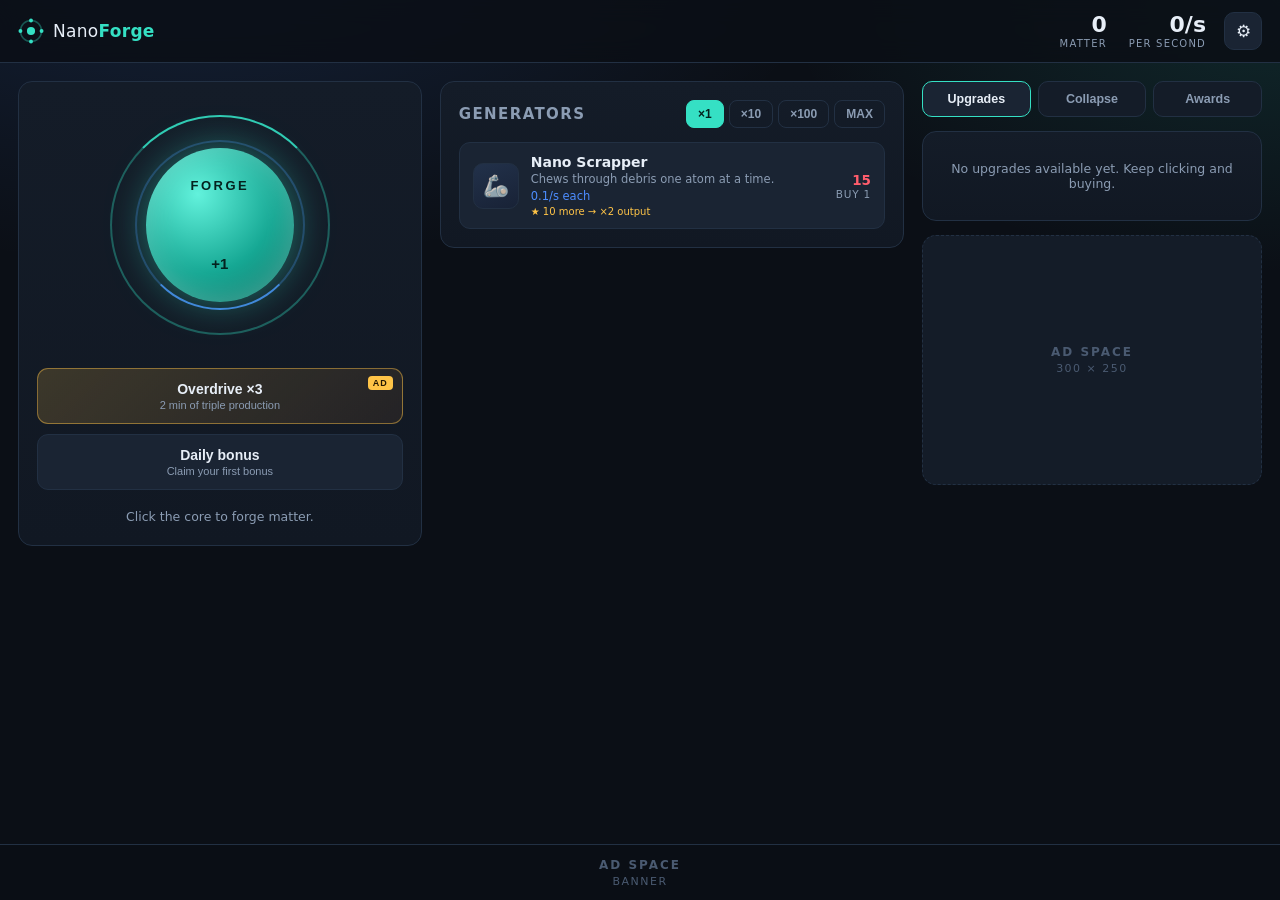
<file: index.html>
<!doctype html>
<html lang="en">
<head>
<meta charset="utf-8">
<meta name="viewport" content="width=device-width, initial-scale=1, viewport-fit=cover">
<title>Nano Forge — Idle Matter Factory</title>
<meta name="description" content="Nano Forge is a free idle clicker game. Build nanobot factories, automate production, collapse the universe for permanent bonuses. Plays in your browser, keeps running while you're away.">
<meta name="theme-color" content="#0b0f16">
<link rel="canonical" href="https://yandrebez.github.io/Online-idle-game/">

<meta property="og:type" content="website">
<meta property="og:title" content="Nano Forge — Idle Matter Factory">
<meta property="og:description" content="Free idle game. Build nanobot factories, automate everything, collapse reality for permanent bonuses.">
<meta property="og:image" content="assets/og.png">
<meta name="twitter:card" content="summary_large_image">

<link rel="icon" href="assets/icon.svg" type="image/svg+xml">
<link rel="manifest" href="manifest.json">
<link rel="stylesheet" href="css/style.css">
</head>
<body>

<a class="skip" href="#generators">Skip to generators</a>

<header class="topbar">
  <div class="brand">
    <svg class="logo" viewBox="0 0 32 32" aria-hidden="true">
      <circle cx="16" cy="16" r="13" fill="none" stroke="currentColor" stroke-width="2" opacity=".35"/>
      <circle cx="16" cy="16" r="5" fill="currentColor"/>
      <circle cx="16" cy="3" r="2.4" fill="currentColor"/>
      <circle cx="29" cy="16" r="2.4" fill="currentColor"/>
      <circle cx="16" cy="29" r="2.4" fill="currentColor"/>
      <circle cx="3" cy="16" r="2.4" fill="currentColor"/>
    </svg>
    <span>Nano<b>Forge</b></span>
  </div>

  <div class="counters">
    <div class="counter">
      <span class="counter-value" id="matter">0</span>
      <span class="counter-label">matter</span>
    </div>
    <div class="counter">
      <span class="counter-value" id="rate">0/s</span>
      <span class="counter-label">per second</span>
    </div>
    <div class="counter shards" id="shard-counter" hidden>
      <span class="counter-value" id="shards">0</span>
      <span class="counter-label">shards</span>
    </div>
  </div>

  <button class="icon-btn" id="open-menu" aria-label="Settings" aria-haspopup="dialog">⚙</button>
</header>

<div id="boost-strip" class="boost-strip" hidden>
  <span id="boost-text">Overdrive active</span>
</div>

<main class="layout">

  <!-- ------------------------------------------------------------- forge -- -->
  <section class="panel forge" aria-label="The forge">
    <button class="core" id="core-btn" aria-label="Forge matter">
      <span class="core-ring"></span>
      <span class="core-ring r2"></span>
      <span class="core-inner">
        <span class="core-label">FORGE</span>
        <span class="core-gain" id="core-gain">+1</span>
      </span>
    </button>

    <div class="forge-actions">
      <button class="btn reward" id="boost-btn">
        <span class="reward-badge">AD</span>
        <span class="btn-main">Overdrive ×3</span>
        <span class="btn-sub" id="boost-sub">2 min of triple production</span>
      </button>
      <button class="btn" id="daily-btn">
        <span class="btn-main">Daily bonus</span>
        <span class="btn-sub" id="daily-sub">Ready to claim</span>
      </button>
    </div>

    <p class="hint" id="hint">Click the core to forge matter. Buy a Nano Scrapper to start earning while idle.</p>
  </section>

  <!-- -------------------------------------------------------- generators -- -->
  <section class="panel" id="generators" aria-label="Generators">
    <div class="panel-head">
      <h2>Generators</h2>
      <div class="buy-modes" role="group" aria-label="Purchase amount">
        <button class="chip active" data-buy="1">×1</button>
        <button class="chip" data-buy="10">×10</button>
        <button class="chip" data-buy="100">×100</button>
        <button class="chip" data-buy="max">MAX</button>
      </div>
    </div>
    <ul class="gen-list" id="gen-list"></ul>
  </section>

  <!-- ------------------------------------------------------------- right -- -->
  <aside class="side">
    <div class="tabs" role="tablist">
      <button class="tab active" role="tab" data-tab="upgrades" aria-selected="true">Upgrades <span class="dot" id="upg-dot" hidden></span></button>
      <button class="tab" role="tab" data-tab="prestige" aria-selected="false">Collapse</button>
      <button class="tab" role="tab" data-tab="awards" aria-selected="false">Awards</button>
    </div>

    <div class="tab-panel active" id="tab-upgrades" role="tabpanel">
      <ul class="upg-list" id="upg-list"></ul>
      <p class="empty" id="upg-empty">No upgrades available yet. Keep clicking and buying.</p>
    </div>

    <div class="tab-panel" id="tab-prestige" role="tabpanel">
      <div class="prestige-head">
        <h3>Collapse the run</h3>
        <p>Trade this run's progress for <b>Singularity Shards</b>. Shards are permanent: each one is +2% production forever, and they buy the upgrades below.</p>
        <div class="prestige-stat">
          <span>Shards on collapse</span>
          <b id="collapse-gain">0</b>
        </div>
        <button class="btn danger" id="collapse-btn">Collapse</button>
        <button class="btn reward" id="collapse-boost-btn" hidden>
          <span class="reward-badge">AD</span>
          <span class="btn-main">Collapse with ×2 shards</span>
        </button>
        <p class="hint" id="collapse-hint"></p>
      </div>
      <ul class="shard-list" id="shard-list"></ul>
    </div>

    <div class="tab-panel" id="tab-awards" role="tabpanel">
      <p class="awards-note">Each award grants <b>+1%</b> to all production.</p>
      <ul class="ach-list" id="ach-list"></ul>
    </div>

    <div class="ad-slot rail" id="ad-rail" aria-label="Advertisement"></div>
  </aside>
</main>

<!-- ------------------------------------------------------------- footer ad -- -->
<div class="ad-slot footer" id="ad-footer" aria-label="Advertisement"></div>

<!-- ------------------------------------------------------------- offline -- -->
<div class="modal" id="offline-modal" hidden>
  <div class="modal-box">
    <h2>Welcome back</h2>
    <p class="modal-sub" id="offline-away"></p>
    <div class="offline-amount" id="offline-amount">0</div>
    <p class="modal-note" id="offline-note">Your forge ran at 50% while you were away.</p>
    <div class="modal-actions">
      <button class="btn reward wide" id="offline-double">
        <span class="reward-badge">AD</span>
        <span class="btn-main">Double it</span>
      </button>
      <button class="btn ghost" id="offline-claim">Collect</button>
    </div>
  </div>
</div>

<!-- ------------------------------------------------------------ rewarded -- -->
<div class="modal" id="rewarded-modal" hidden>
  <div class="modal-box narrow">
    <h2 class="rw-label">Loading reward…</h2>
    <div class="rw-bar"><span></span></div>
    <p class="modal-note">Thanks for supporting the game — ads keep it free.</p>
    <button class="btn wide rw-skip" disabled>Please wait…</button>
  </div>
</div>

<!-- ------------------------------------------------------------- settings -- -->
<div class="modal" id="menu-modal" hidden>
  <div class="modal-box">
    <h2>Settings</h2>

    <div class="stat-grid" id="stat-grid"></div>

    <div class="menu-row">
      <button class="btn ghost" id="export-btn">Export save</button>
      <button class="btn ghost" id="import-btn">Import save</button>
    </div>
    <textarea id="save-box" class="save-box" spellcheck="false" placeholder="Your save code appears here. Paste one in and press Import." hidden></textarea>

    <div class="menu-row">
      <button class="btn ghost" id="toggle-num">Notation: short</button>
      <button class="btn danger" id="reset-btn">Wipe save</button>
    </div>

    <p class="modal-note">
      <a href="privacy.html">Privacy &amp; cookies</a> ·
      Progress is stored in this browser only.
    </p>
    <button class="btn wide" id="menu-close">Close</button>
  </div>
</div>

<!-- -------------------------------------------------------------- consent -- -->
<div class="consent" id="consent" hidden>
  <p>
    We use cookies and show ads to keep Nano Forge free. Ad partners may use your
    data to personalise ads. <a href="privacy.html">Details</a>.
  </p>
  <div class="consent-actions">
    <button class="btn ghost" data-consent="reject">Reject</button>
    <button class="btn" data-consent="accept">Accept</button>
  </div>
</div>

<div class="toasts" id="toasts" aria-live="polite"></div>

<script src="js/ads-config.js"></script>
<script src="js/format.js"></script>
<script src="js/data.js"></script>
<script src="js/game.js"></script>
<script src="js/ads.js"></script>
<script src="js/ui.js"></script>
</body>
</html>
</file>
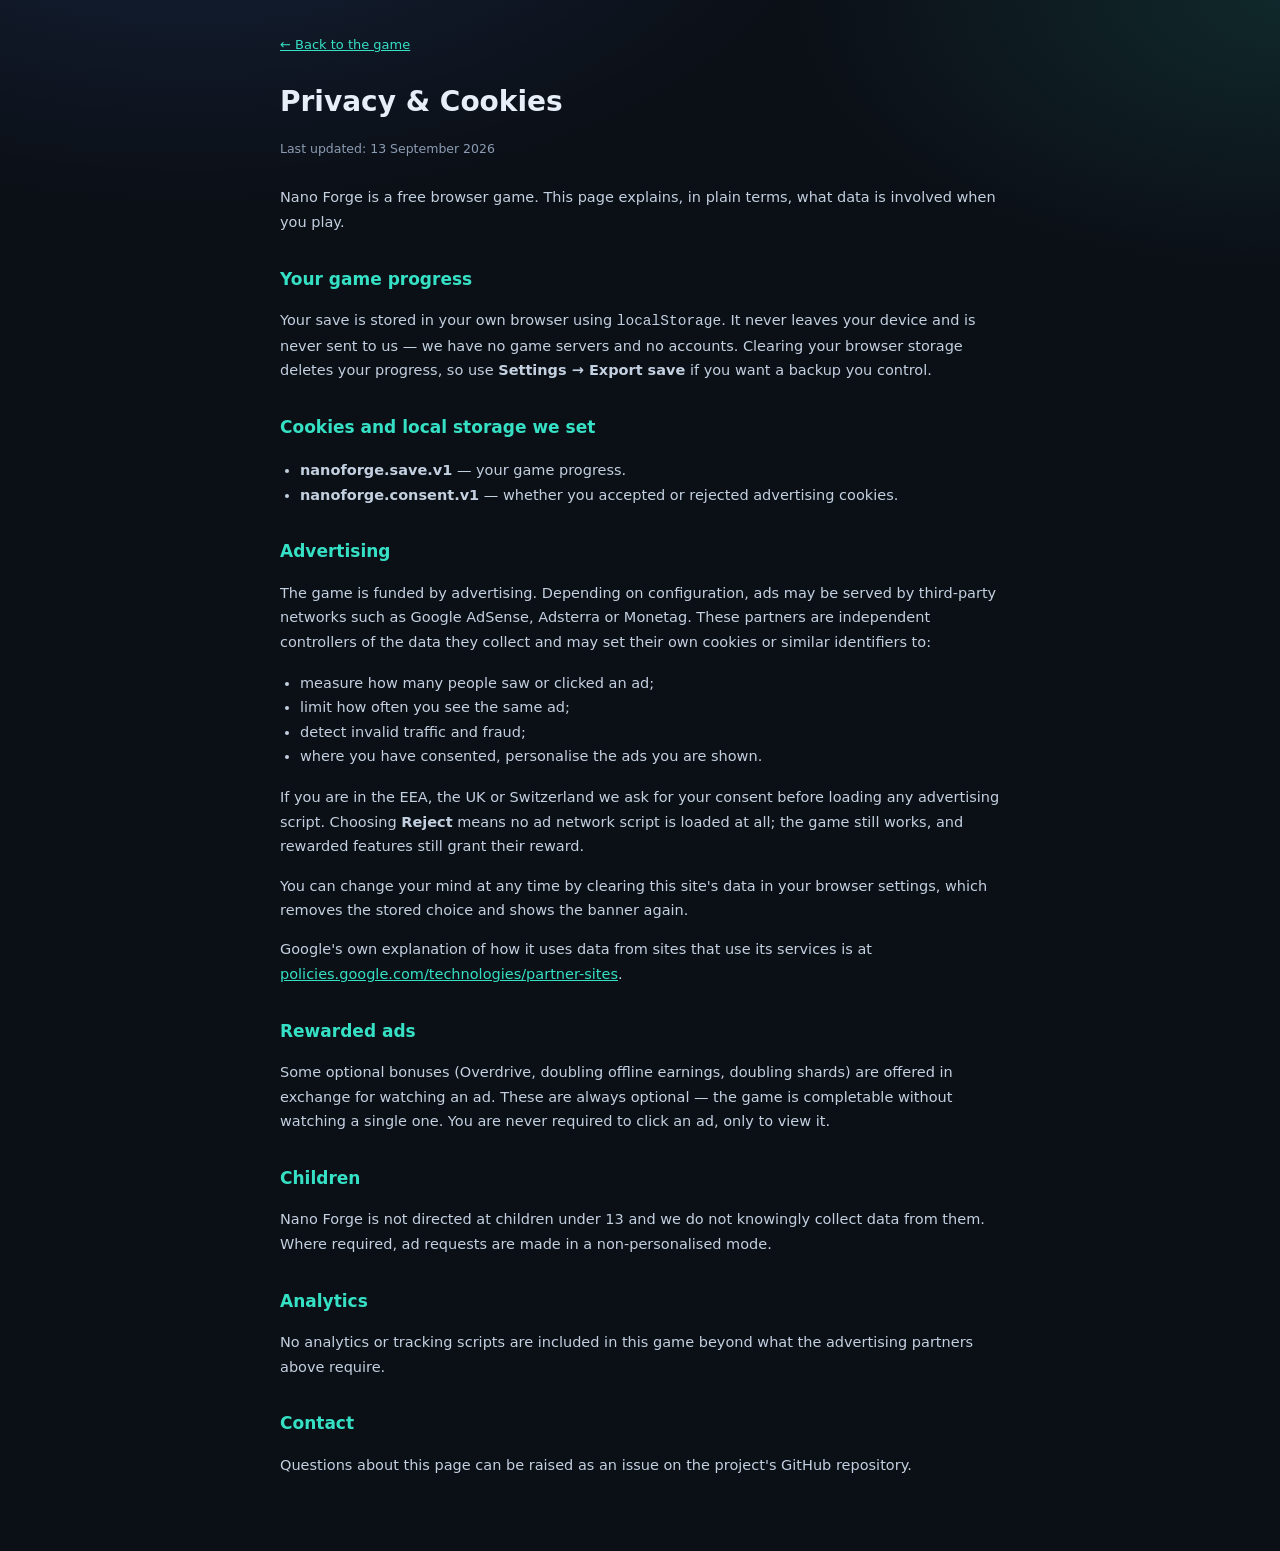
<file: privacy.html>
<!doctype html>
<html lang="en">
<head>
<meta charset="utf-8">
<meta name="viewport" content="width=device-width, initial-scale=1">
<title>Privacy &amp; Cookies — Nano Forge</title>
<meta name="description" content="How Nano Forge handles data, cookies and advertising.">
<link rel="icon" href="assets/icon.svg" type="image/svg+xml">
<link rel="stylesheet" href="css/style.css">
<style>
  .doc { max-width: 760px; margin: 0 auto; padding: 30px 20px 60px; line-height: 1.7; }
  .doc h1 { font-size: 28px; margin: 0 0 6px; }
  .doc h2 { font-size: 17px; margin: 30px 0 8px; color: var(--accent); }
  .doc p, .doc li { font-size: 14.5px; color: #c3d0e0; }
  .doc ul { padding-left: 20px; }
  .doc .updated { color: var(--muted); font-size: 12.5px; margin-bottom: 26px; }
  .doc .back { display: inline-block; margin-bottom: 22px; font-size: 13px; }
</style>
</head>
<body>
<div class="doc">
  <a class="back" href="./">← Back to the game</a>
  <h1>Privacy &amp; Cookies</h1>
  <p class="updated">Last updated: 13 September 2026</p>

  <p>
    Nano Forge is a free browser game. This page explains, in plain terms, what
    data is involved when you play.
  </p>

  <h2>Your game progress</h2>
  <p>
    Your save is stored in your own browser using <code>localStorage</code>. It
    never leaves your device and is never sent to us — we have no game servers
    and no accounts. Clearing your browser storage deletes your progress, so use
    <b>Settings → Export save</b> if you want a backup you control.
  </p>

  <h2>Cookies and local storage we set</h2>
  <ul>
    <li><b>nanoforge.save.v1</b> — your game progress.</li>
    <li><b>nanoforge.consent.v1</b> — whether you accepted or rejected advertising cookies.</li>
  </ul>

  <h2>Advertising</h2>
  <p>
    The game is funded by advertising. Depending on configuration, ads may be
    served by third-party networks such as Google AdSense, Adsterra or Monetag.
    These partners are independent controllers of the data they collect and may
    set their own cookies or similar identifiers to:
  </p>
  <ul>
    <li>measure how many people saw or clicked an ad;</li>
    <li>limit how often you see the same ad;</li>
    <li>detect invalid traffic and fraud;</li>
    <li>where you have consented, personalise the ads you are shown.</li>
  </ul>
  <p>
    If you are in the EEA, the UK or Switzerland we ask for your consent before
    loading any advertising script. Choosing <b>Reject</b> means no ad network
    script is loaded at all; the game still works, and rewarded features still
    grant their reward.
  </p>
  <p>
    You can change your mind at any time by clearing this site's data in your
    browser settings, which removes the stored choice and shows the banner again.
  </p>
  <p>
    Google's own explanation of how it uses data from sites that use its services
    is at
    <a href="https://policies.google.com/technologies/partner-sites" rel="nofollow noopener" target="_blank">policies.google.com/technologies/partner-sites</a>.
  </p>

  <h2>Rewarded ads</h2>
  <p>
    Some optional bonuses (Overdrive, doubling offline earnings, doubling shards)
    are offered in exchange for watching an ad. These are always optional — the
    game is completable without watching a single one. You are never required to
    click an ad, only to view it.
  </p>

  <h2>Children</h2>
  <p>
    Nano Forge is not directed at children under 13 and we do not knowingly
    collect data from them. Where required, ad requests are made in a
    non-personalised mode.
  </p>

  <h2>Analytics</h2>
  <p>
    No analytics or tracking scripts are included in this game beyond what the
    advertising partners above require.
  </p>

  <h2>Contact</h2>
  <p>
    Questions about this page can be raised as an issue on the project's GitHub
    repository.
  </p>
</div>
</body>
</html>
</file>
<file: css/style.css>
/* =============================================================================
   Nano Forge — one stylesheet, no framework, no build step.
   ========================================================================== */

:root {
  --bg:        #0b0f16;
  --bg-2:      #111823;
  --panel:     #141c28;
  --panel-2:   #1a2433;
  --line:      #223043;
  --text:      #e7eef7;
  --muted:     #8b9cb3;
  --accent:    #35e0c4;
  --accent-2:  #4d8dff;
  --gold:      #ffc447;
  --danger:    #ff5d6c;
  --shard:     #c07bff;
  --radius:    14px;
  --shadow:    0 10px 30px rgba(0,0,0,.45);
  --footer-h:  0px;
}

* { box-sizing: border-box; }

/* The hidden attribute must beat any display rule below (.modal is a grid,
   .consent is a flex box — both would otherwise ignore it). */
[hidden] { display: none !important; }

html, body {
  margin: 0;
  padding: 0;
  background: var(--bg);
  color: var(--text);
  font-family: ui-sans-serif, system-ui, -apple-system, "Segoe UI", Roboto, sans-serif;
  -webkit-text-size-adjust: 100%;
  overscroll-behavior-y: none;
}

body {
  min-height: 100vh;
  background:
    radial-gradient(1100px 600px at 15% -10%, rgba(77,141,255,.16), transparent 60%),
    radial-gradient(900px 500px at 100% 0%, rgba(53,224,196,.12), transparent 55%),
    var(--bg);
  padding-bottom: calc(var(--footer-h) + env(safe-area-inset-bottom, 0px));
}

a { color: var(--accent); }

.skip {
  position: absolute; left: -9999px;
}
.skip:focus {
  left: 12px; top: 12px; z-index: 100;
  background: var(--panel); padding: 10px 14px; border-radius: 8px;
}

/* ------------------------------------------------------------------ topbar */

.topbar {
  position: sticky; top: 0; z-index: 30;
  display: flex; align-items: center; gap: 18px;
  padding: 12px 18px;
  background: rgba(11,15,22,.85);
  backdrop-filter: blur(12px);
  border-bottom: 1px solid var(--line);
}

.brand {
  display: flex; align-items: center; gap: 9px;
  font-size: 17px; letter-spacing: .3px; white-space: nowrap;
}
.brand b { color: var(--accent); font-weight: 700; }
.logo { width: 26px; height: 26px; color: var(--accent); flex: none; }

.counters {
  display: flex; align-items: center; gap: 22px;
  margin-left: auto;
}
.counter { display: flex; flex-direction: column; align-items: flex-end; line-height: 1.1; }
.counter-value {
  font-variant-numeric: tabular-nums;
  font-size: 22px; font-weight: 700;
}
.counter-label {
  font-size: 10px; text-transform: uppercase; letter-spacing: 1.2px; color: var(--muted);
}
.counter.shards .counter-value { color: var(--shard); }

.icon-btn {
  flex: none;
  width: 38px; height: 38px; border-radius: 10px;
  background: var(--panel-2); color: var(--text);
  border: 1px solid var(--line); font-size: 17px; cursor: pointer;
}
.icon-btn:hover { border-color: var(--accent); }

/* ------------------------------------------------------------ boost strip */

.boost-strip {
  position: sticky; top: 63px; z-index: 25;
  padding: 7px 18px; text-align: center;
  font-size: 13px; font-weight: 600; letter-spacing: .4px;
  color: #18110a;
  background: linear-gradient(90deg, var(--gold), #ff9d3c);
}

/* ------------------------------------------------------------------ layout */

.layout {
  max-width: 1400px; margin: 0 auto;
  padding: 18px;
  display: grid; gap: 18px;
  grid-template-columns: minmax(0, 1fr) minmax(0, 1.15fr) 340px;
  align-items: start;
}

.panel {
  background: linear-gradient(180deg, var(--panel), var(--bg-2));
  border: 1px solid var(--line);
  border-radius: var(--radius);
  padding: 18px;
}

.panel-head {
  display: flex; align-items: center; justify-content: space-between;
  gap: 12px; margin-bottom: 14px; flex-wrap: wrap;
}
.panel-head h2 { margin: 0; font-size: 15px; text-transform: uppercase; letter-spacing: 1.4px; color: var(--muted); }

/* ------------------------------------------------------------------- forge */

.forge { display: flex; flex-direction: column; align-items: center; gap: 18px; }

.core {
  position: relative;
  width: 100%; max-width: 250px; aspect-ratio: 1;
  border: 0; border-radius: 50%;
  background: none; cursor: pointer;
  display: grid; place-items: center;
  -webkit-tap-highlight-color: transparent;
  touch-action: manipulation;
  user-select: none;
}
.core-inner {
  position: relative; z-index: 2;
  width: 62%; height: 62%; border-radius: 50%;
  display: grid; place-items: center; gap: 2px;
  background: radial-gradient(circle at 35% 30%, #62f2dc, #16a894 55%, #0b6f62);
  box-shadow: 0 0 40px rgba(53,224,196,.45), inset 0 0 30px rgba(255,255,255,.25);
  color: #04231f;
  transition: transform .08s ease;
}
.core-label { font-size: 13px; font-weight: 800; letter-spacing: 2.5px; }
.core-gain  { font-size: 15px; font-weight: 700; font-variant-numeric: tabular-nums; }

.core-ring {
  position: absolute; inset: 6%;
  border: 2px solid rgba(53,224,196,.35);
  border-radius: 50%;
  animation: spin 14s linear infinite;
  border-top-color: rgba(53,224,196,.9);
}
.core-ring.r2 {
  inset: 16%;
  animation: spin 9s linear infinite reverse;
  border-color: rgba(77,141,255,.28);
  border-bottom-color: rgba(77,141,255,.85);
}
@keyframes spin { to { transform: rotate(360deg); } }

.core:active .core-inner { transform: scale(.94); }
.core.pop .core-inner { animation: pop .22s ease; }
@keyframes pop { 0%{transform:scale(.94)} 60%{transform:scale(1.05)} 100%{transform:scale(1)} }

@media (prefers-reduced-motion: reduce) {
  .core-ring, .core-ring.r2 { animation: none; }
  .core.pop .core-inner { animation: none; }
}

.float {
  position: fixed; z-index: 40; pointer-events: none;
  font-weight: 800; font-size: 17px; color: var(--accent);
  text-shadow: 0 2px 10px rgba(0,0,0,.6);
  animation: floatUp .9s ease-out forwards;
}
@keyframes floatUp {
  from { opacity: 1; transform: translate(-50%, 0) scale(1); }
  to   { opacity: 0; transform: translate(-50%, -60px) scale(1.25); }
}

.forge-actions { display: grid; gap: 10px; width: 100%; }
.hint { margin: 0; font-size: 12.5px; color: var(--muted); text-align: center; line-height: 1.5; }

/* ------------------------------------------------------------------ buttons */

.btn {
  position: relative;
  display: flex; flex-direction: column; align-items: center; gap: 2px;
  width: 100%; padding: 12px 14px;
  border: 1px solid var(--line); border-radius: 11px;
  background: var(--panel-2); color: var(--text);
  font-size: 14px; font-weight: 600; cursor: pointer;
  transition: border-color .15s, transform .06s, background .15s;
}
.btn:hover:not(:disabled) { border-color: var(--accent); }
.btn:active:not(:disabled) { transform: translateY(1px); }
.btn:disabled { opacity: .45; cursor: not-allowed; }
.btn-main { font-size: 14px; }
.btn-sub  { font-size: 11px; color: var(--muted); font-weight: 500; }
.btn.wide { margin-top: 4px; }
.btn.ghost { background: transparent; }
.btn.danger { border-color: rgba(255,93,108,.45); color: #ffb3ba; }
.btn.danger:hover:not(:disabled) { border-color: var(--danger); background: rgba(255,93,108,.1); }

.btn.reward {
  background: linear-gradient(135deg, rgba(255,196,71,.18), rgba(255,157,60,.08));
  border-color: rgba(255,196,71,.45);
}
.btn.reward:hover:not(:disabled) { border-color: var(--gold); }
.reward-badge {
  position: absolute; top: 7px; right: 9px;
  font-size: 9px; font-weight: 800; letter-spacing: 1px;
  padding: 2px 5px; border-radius: 4px;
  background: var(--gold); color: #241802;
}

.chip {
  padding: 6px 11px; font-size: 12px; font-weight: 700;
  border: 1px solid var(--line); border-radius: 8px;
  background: transparent; color: var(--muted); cursor: pointer;
}
.chip.active { background: var(--accent); border-color: var(--accent); color: #04231f; }

/* --------------------------------------------------------------- generators */

.gen-list, .upg-list, .shard-list, .ach-list { list-style: none; margin: 0; padding: 0; display: grid; gap: 9px; }

.gen {
  display: grid;
  grid-template-columns: 46px minmax(0,1fr) auto;
  gap: 12px; align-items: center;
  padding: 11px 13px;
  background: var(--panel-2);
  border: 1px solid var(--line); border-radius: 11px;
  cursor: pointer; text-align: left; width: 100%;
  color: inherit; font: inherit;
  transition: border-color .15s, background .15s;
}
.gen:hover:not(:disabled) { border-color: var(--accent-2); background: #1e2a3b; }
.gen:disabled { cursor: not-allowed; }
.gen.locked { opacity: .5; }
.gen.affordable { border-color: rgba(53,224,196,.5); }

.gen-icon {
  width: 46px; height: 46px; border-radius: 10px;
  display: grid; place-items: center;
  font-size: 21px;
  background: linear-gradient(160deg, #22314a, #182236);
  border: 1px solid var(--line);
}
.gen-info { display: block; min-width: 0; }
.gen-name { font-size: 14px; font-weight: 700; display: flex; align-items: center; gap: 7px; flex-wrap: wrap; }
.gen-owned {
  font-size: 10.5px; font-weight: 800; letter-spacing: .5px;
  color: var(--accent); background: rgba(53,224,196,.13);
  padding: 2px 6px; border-radius: 5px;
}
.gen-desc { display: block; font-size: 11.5px; color: var(--muted); margin-top: 2px; }
.gen-rate { display: block; font-size: 11.5px; color: var(--accent-2); margin-top: 3px; font-variant-numeric: tabular-nums; }
.gen-buy { text-align: right; white-space: nowrap; }
.gen-cost { display: block; font-size: 13.5px; font-weight: 800; font-variant-numeric: tabular-nums; }
.gen-cost.cant { color: var(--danger); }
.gen-count { display: block; font-size: 10.5px; color: var(--muted); text-transform: uppercase; letter-spacing: .8px; }
.milestone {
  display: block; font-size: 10px; color: var(--gold); margin-top: 3px;
}

/* ------------------------------------------------------------------- aside */

.side { display: grid; gap: 14px; }

.tabs { display: grid; grid-template-columns: repeat(3, 1fr); gap: 7px; }
.tab {
  padding: 10px 6px; font-size: 12.5px; font-weight: 700;
  background: var(--panel); color: var(--muted);
  border: 1px solid var(--line); border-radius: 10px; cursor: pointer;
  position: relative;
}
.tab.active { color: var(--text); border-color: var(--accent); background: var(--panel-2); }
.dot {
  position: absolute; top: 6px; right: 7px;
  width: 7px; height: 7px; border-radius: 50%; background: var(--gold);
}

.tab-panel {
  display: none;
  background: linear-gradient(180deg, var(--panel), var(--bg-2));
  border: 1px solid var(--line); border-radius: var(--radius);
  padding: 15px;
}
.tab-panel.active { display: block; }

.upg {
  display: grid; grid-template-columns: minmax(0,1fr) auto; gap: 10px; align-items: center;
  padding: 11px 12px; background: var(--panel-2);
  border: 1px solid var(--line); border-radius: 10px;
  cursor: pointer; text-align: left; color: inherit; font: inherit; width: 100%;
}
.upg:hover:not(:disabled) { border-color: var(--accent-2); }
.upg.affordable { border-color: rgba(53,224,196,.5); }
.upg:disabled { cursor: not-allowed; }
.upg > span:first-child, .shard-item > span:first-child { display: block; min-width: 0; }
.upg-name { display: block; font-size: 13.5px; font-weight: 700; }
.upg-desc { display: block; font-size: 11.5px; color: var(--muted); margin-top: 2px; }
.upg-cost { font-size: 13px; font-weight: 800; font-variant-numeric: tabular-nums; white-space: nowrap; }
.upg-cost.cant { color: var(--danger); }

.empty { font-size: 12.5px; color: var(--muted); text-align: center; padding: 14px 4px; margin: 0; }

/* ---------------------------------------------------------------- prestige */

.prestige-head h3 { margin: 0 0 8px; font-size: 15px; }
.prestige-head p { font-size: 12.5px; color: var(--muted); line-height: 1.55; margin: 0 0 12px; }
.prestige-stat {
  display: flex; justify-content: space-between; align-items: center;
  padding: 11px 13px; margin-bottom: 11px;
  background: rgba(192,123,255,.1);
  border: 1px solid rgba(192,123,255,.3); border-radius: 10px;
  font-size: 12.5px;
}
.prestige-stat b { font-size: 19px; color: var(--shard); font-variant-numeric: tabular-nums; }
.shard-list { margin-top: 15px; }

.shard-item {
  display: grid; grid-template-columns: minmax(0,1fr) auto; gap: 10px; align-items: center;
  padding: 11px 12px; background: var(--panel-2);
  border: 1px solid var(--line); border-radius: 10px;
  cursor: pointer; text-align: left; color: inherit; font: inherit; width: 100%;
}
.shard-item:hover:not(:disabled) { border-color: var(--shard); }
.shard-item:disabled { cursor: not-allowed; opacity: .55; }
.shard-name { display: block; font-size: 13.5px; font-weight: 700; }
.shard-lvl { font-size: 10.5px; color: var(--shard); font-weight: 800; margin-left: 6px; }
.shard-desc { display: block; font-size: 11.5px; color: var(--muted); margin-top: 2px; }
.shard-cost { font-size: 13px; font-weight: 800; color: var(--shard); white-space: nowrap; }

/* -------------------------------------------------------------- achievements */

.awards-note { font-size: 12px; color: var(--muted); margin: 0 0 12px; }
.ach-list { gap: 7px; }
.ach {
  display: grid; grid-template-columns: 28px minmax(0,1fr); gap: 10px; align-items: center;
  padding: 9px 11px; border-radius: 9px;
  background: var(--panel-2); border: 1px solid var(--line);
  opacity: .45;
}
.ach.got { opacity: 1; border-color: rgba(255,196,71,.4); background: rgba(255,196,71,.07); }
.ach-mark { font-size: 16px; text-align: center; }
.ach > span:last-child { display: block; min-width: 0; }
.ach-name { display: block; font-size: 12.5px; font-weight: 700; }
.ach-desc { display: block; font-size: 11px; color: var(--muted); }

/* ------------------------------------------------------------------- ads */

.ad-slot {
  display: flex; align-items: center; justify-content: center;
  overflow: hidden;
}
.ad-slot.rail {
  min-height: 250px;
  background: var(--panel); border: 1px dashed var(--line); border-radius: var(--radius);
}
.ad-slot.footer {
  position: fixed; left: 0; right: 0; bottom: 0; z-index: 35;
  min-height: 56px; padding: 4px 0 calc(4px + env(safe-area-inset-bottom, 0px));
  background: rgba(11,15,22,.94);
  backdrop-filter: blur(10px);
  border-top: 1px solid var(--line);
}
.ad-frame { border: 0; display: block; max-width: 100%; }

.house-ad {
  display: flex; flex-direction: column; align-items: center; gap: 3px;
  color: #4a5a71; font-size: 11px; letter-spacing: 1.5px; text-transform: uppercase;
}
.house-ad strong { font-size: 12px; letter-spacing: 2px; }

/* ----------------------------------------------------------------- modals */

.modal {
  position: fixed; inset: 0; z-index: 60;
  display: grid; place-items: center;
  padding: 20px;
  background: rgba(4,7,12,.78);
  backdrop-filter: blur(5px);
}
.modal-box {
  width: 100%; max-width: 420px;
  background: linear-gradient(180deg, var(--panel), var(--bg-2));
  border: 1px solid var(--line); border-radius: 18px;
  box-shadow: var(--shadow);
  padding: 24px;
  max-height: 88vh; overflow-y: auto;
}
.modal-box.narrow { max-width: 340px; text-align: center; }
.modal-box h2 { margin: 0 0 6px; font-size: 20px; }
.modal-sub { margin: 0 0 14px; font-size: 13px; color: var(--muted); }
.modal-note { font-size: 11.5px; color: var(--muted); line-height: 1.55; margin: 12px 0 0; }
.modal-actions { display: grid; gap: 9px; margin-top: 16px; }

.offline-amount {
  font-size: 31px; font-weight: 800; color: var(--accent);
  text-align: center; padding: 14px 0;
  font-variant-numeric: tabular-nums;
  word-break: break-all;
}

.rw-bar {
  height: 7px; border-radius: 4px; overflow: hidden;
  background: var(--panel-2); border: 1px solid var(--line);
  margin: 16px 0 4px;
}
.rw-bar span { display: block; height: 100%; width: 0; background: linear-gradient(90deg, var(--gold), #ff9d3c); }

.stat-grid {
  display: grid; grid-template-columns: 1fr 1fr; gap: 9px;
  margin: 4px 0 16px;
}
.stat {
  padding: 9px 11px; border-radius: 9px;
  background: var(--panel-2); border: 1px solid var(--line);
}
.stat span { display: block; font-size: 10px; text-transform: uppercase; letter-spacing: 1px; color: var(--muted); }
.stat b { font-size: 14px; font-variant-numeric: tabular-nums; word-break: break-all; }

.menu-row { display: grid; grid-template-columns: 1fr 1fr; gap: 9px; margin-bottom: 9px; }
.save-box {
  width: 100%; min-height: 84px; margin-bottom: 10px;
  background: var(--bg); color: var(--text);
  border: 1px solid var(--line); border-radius: 9px; padding: 9px;
  font-family: ui-monospace, monospace; font-size: 11px; resize: vertical;
}

/* ---------------------------------------------------------------- consent */

.consent {
  position: fixed; z-index: 70; left: 12px; right: 12px; bottom: 12px;
  max-width: 620px; margin: 0 auto;
  display: flex; align-items: center; gap: 14px; flex-wrap: wrap;
  padding: 15px 17px;
  background: var(--panel); border: 1px solid var(--line);
  border-radius: 13px; box-shadow: var(--shadow);
}
.consent p { margin: 0; flex: 1 1 260px; font-size: 12.5px; color: var(--muted); line-height: 1.5; }
.consent-actions { display: flex; gap: 9px; }
.consent-actions .btn { width: auto; padding: 9px 18px; }

/* ----------------------------------------------------------------- toasts */

.toasts {
  position: fixed; z-index: 55; left: 50%; transform: translateX(-50%);
  bottom: calc(var(--footer-h) + 16px);
  display: grid; gap: 7px; pointer-events: none;
  width: min(340px, calc(100vw - 28px));
}
.toast {
  padding: 11px 14px; border-radius: 10px;
  background: var(--panel-2); border: 1px solid var(--accent);
  font-size: 12.5px; font-weight: 600;
  box-shadow: var(--shadow);
  animation: toastIn .25s ease, toastOut .3s ease 2.7s forwards;
}
.toast.gold { border-color: var(--gold); }
.toast.shard { border-color: var(--shard); }
@keyframes toastIn  { from { opacity: 0; transform: translateY(14px); } }
@keyframes toastOut { to { opacity: 0; transform: translateY(-8px); } }

/* ------------------------------------------------------------- responsive */

@media (max-width: 1100px) {
  .layout { grid-template-columns: minmax(0,1fr) minmax(0,1.1fr); }
  .side { grid-column: 1 / -1; }
  .ad-slot.rail { display: none; }
}

@media (max-width: 780px) {
  .layout { grid-template-columns: minmax(0,1fr); padding: 13px; gap: 13px; }
  .topbar { padding: 10px 13px; gap: 12px; }
  .brand span { display: none; }
  .counters { gap: 15px; }
  .counter-value { font-size: 19px; }
  .boost-strip { top: 59px; }
  .core { max-width: 190px; }
  .forge-actions { grid-template-columns: 1fr 1fr; }
  .tabs { grid-template-columns: repeat(3, 1fr); }
  .gen { grid-template-columns: 38px minmax(0,1fr) auto; gap: 10px; padding: 10px; }
  .gen-icon { width: 38px; height: 38px; font-size: 18px; }
  .gen-desc { display: none; }
  .stat-grid { grid-template-columns: 1fr; }
  .menu-row { grid-template-columns: 1fr; }
}
</file>
